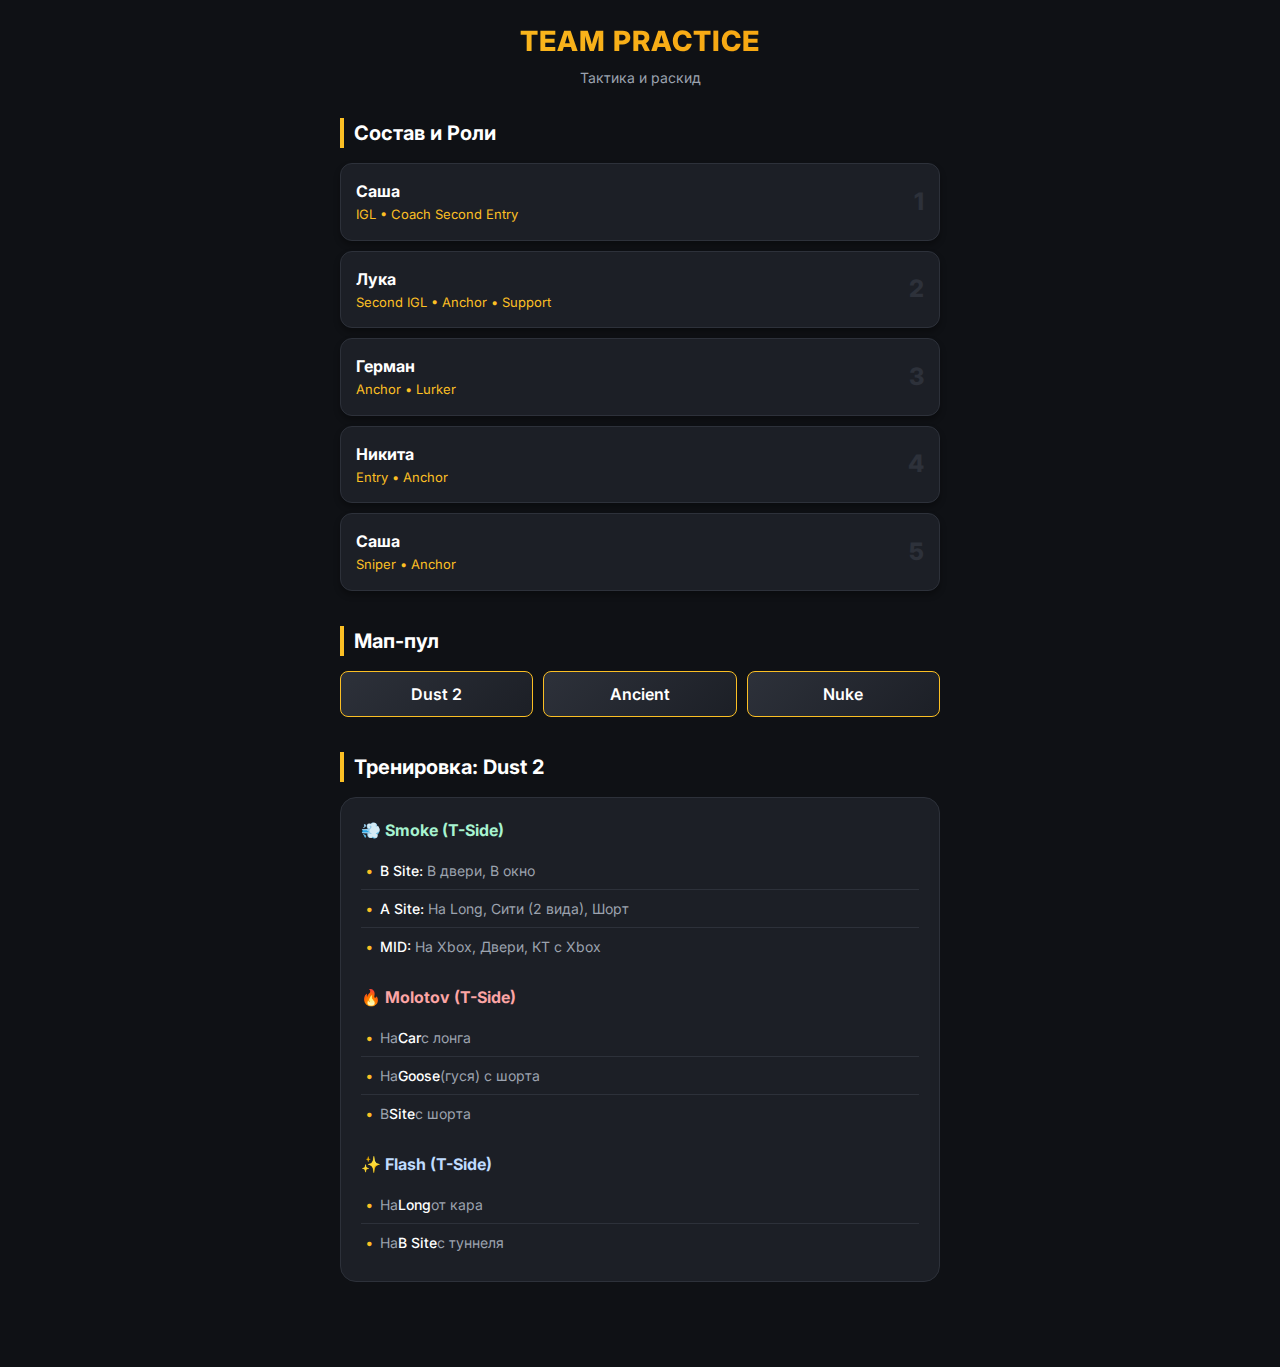
<file: index2.html>
<!DOCTYPE html>
<html lang="ru">
<head>
    <meta charset="UTF-8">
    <meta name="viewport" content="width=device-width, initial-scale=1.0">
    <title>План Тренировки CS2</title>
    <!-- Подключение шрифта Inter -->
    <link href="https://fonts.googleapis.com/css2?family=Inter:wght@400;600;800&display=swap" rel="stylesheet">
    <style>
        :root {
            --bg-color: #0f1115;
            --card-bg: #1c1f26;
            --accent-color: #fbbf24; /* Золотой/Оранжевый CS */
            --text-main: #ffffff;
            --text-secondary: #9ca3af;
            --smoke-color: #a7f3d0;
            --moly-color: #fca5a5;
            --flash-color: #bfdbfe;
        }

        * {
            box-sizing: border-box;
            margin: 0;
            padding: 0;
        }

        body {
            background-color: var(--bg-color);
            color: var(--text-main);
            font-family: 'Inter', sans-serif;
            line-height: 1.5;
            padding: 20px;
            padding-bottom: 50px;
        }

        /* Контейнер для имитации мобильного вида на ПК */
        .container {
            max-width: 600px;
            margin: 0 auto;
        }

        header {
            text-align: center;
            margin-bottom: 30px;
        }

        h1 {
            font-size: 28px;
            font-weight: 800;
            text-transform: uppercase;
            letter-spacing: 1px;
            background: linear-gradient(to right, #fbbf24, #f59e0b);
            -webkit-background-clip: text;
            -webkit-text-fill-color: transparent;
            margin-bottom: 5px;
        }

        .subtitle {
            color: var(--text-secondary);
            font-size: 14px;
        }

        /* Заголовки секций */
        h2 {
            font-size: 20px;
            margin-bottom: 15px;
            border-left: 4px solid var(--accent-color);
            padding-left: 10px;
            color: var(--text-main);
        }

        /* Секции */
        section {
            margin-bottom: 35px;
        }

        /* Карточки игроков */
        .roster-grid {
            display: grid;
            gap: 10px;
        }

        .player-card {
            background-color: var(--card-bg);
            border-radius: 12px;
            padding: 15px;
            display: flex;
            justify-content: space-between;
            align-items: center;
            border: 1px solid #2d313a;
            box-shadow: 0 4px 6px rgba(0,0,0,0.3);
        }

        .player-info {
            display: flex;
            flex-direction: column;
        }

        .player-name {
            font-weight: 700;
            font-size: 16px;
            color: var(--text-main);
        }

        .player-role {
            font-size: 13px;
            color: var(--accent-color);
            margin-top: 2px;
        }

        .player-number {
            font-size: 24px;
            font-weight: 800;
            color: #2d313a;
        }

        /* Маппул */
        .map-pool {
            display: flex;
            gap: 10px;
            flex-wrap: wrap;
        }

        .map-badge {
            background: linear-gradient(135deg, #2d313a, #1c1f26);
            padding: 10px 20px;
            border-radius: 8px;
            font-weight: 600;
            border: 1px solid var(--accent-color);
            flex: 1;
            text-align: center;
            min-width: 100px;
        }

        /* Тренировка Dust 2 */
        .training-card {
            background-color: var(--card-bg);
            border-radius: 16px;
            padding: 20px;
            border: 1px solid #2d313a;
        }

        .grenade-section {
            margin-bottom: 20px;
        }

        .grenade-section:last-child {
            margin-bottom: 0;
        }

        .grenade-title {
            font-size: 16px;
            font-weight: 700;
            margin-bottom: 10px;
            display: flex;
            align-items: center;
            gap: 8px;
        }

        /* Цвета для заголовков гранат */
        .smoke-title { color: var(--smoke-color); }
        .moly-title { color: var(--moly-color); }
        .flash-title { color: var(--flash-color); }

        ul {
            list-style: none;
        }

        li {
            padding: 8px 0;
            border-bottom: 1px solid #2d313a;
            color: var(--text-secondary);
            font-size: 14px;
            display: flex;
            align-items: center;
        }

        li::before {
            content: "•";
            color: var(--accent-color);
            font-weight: bold;
            display: inline-block;
            width: 1em;
            margin-left: 5px;
        }

        li:last-child {
            border-bottom: none;
        }

        .highlight {
            color: #fff;
            font-weight: 500;
        }

    </style>
</head>
<body>

    <div class="container">
        <header>
            <h1>TEAM PRACTICE</h1>
            <div class="subtitle">Тактика и раскид</div>
        </header>

        <!-- Роли -->
        <section>
            <h2>Состав и Роли</h2>
            <div class="roster-grid">
                <div class="player-card">
                    <div class="player-info">
                        <span class="player-name">Саша</span>
                        <span class="player-role">IGL • Coach Second Entry</span>
                    </div>
                    <div class="player-number">1</div>
                </div>

                <div class="player-card">
                    <div class="player-info">
                        <span class="player-name">Лука</span>
                        <span class="player-role">Second IGL • Anchor • Support</span>
                    </div>
                    <div class="player-number">2</div>
                </div>

                <div class="player-card">
                    <div class="player-info">
                        <span class="player-name">Герман</span>
                        <span class="player-role">Anchor • Lurker</span>
                    </div>
                    <div class="player-number">3</div>
                </div>

                <div class="player-card">
                    <div class="player-info">
                        <span class="player-name">Никита</span>
                        <span class="player-role">Entry • Anchor</span>
                    </div>
                    <div class="player-number">4</div>
                </div>

                <div class="player-card">
                    <div class="player-info">
                        <span class="player-name">Саша</span>
                        <span class="player-role">Sniper • Anchor</span>
                    </div>
                    <div class="player-number">5</div>
                </div>
            </div>
        </section>

        <!-- Мап-пул -->
        <section>
            <h2>Мап-пул</h2>
            <div class="map-pool">
                <div class="map-badge">Dust 2</div>
                <div class="map-badge">Ancient</div>
                <div class="map-badge">Nuke</div>
            </div>
        </section>

        <!-- Тренировка -->
        <section>
            <h2>Тренировка: Dust 2</h2>
            <div class="training-card">
                
                <!-- Смоки -->
                <div class="grenade-section">
                    <div class="grenade-title smoke-title">
                        💨 Smoke (T-Side)
                    </div>
                    <ul>
                        <li><span class="highlight">B Site:</span>&nbsp;В двери, В окно</li>
                        <li><span class="highlight">A Site:</span>&nbsp;На Long, Сити (2 вида), Шорт</li>
                        <li><span class="highlight">MID:</span>&nbsp;На Xbox, Двери, КТ с Xbox</li>
                    </ul>
                </div>

                <!-- Молики -->
                <div class="grenade-section">
                    <div class="grenade-title moly-title">
                        🔥 Molotov (T-Side)
                    </div>
                    <ul>
                        <li>На <span class="highlight">Car</span> с лонга</li>
                        <li>На <span class="highlight">Goose</span> (гуся) с шорта</li>
                        <li>В <span class="highlight">Site</span> с шорта</li>
                    </ul>
                </div>

                <!-- Флешки -->
                <div class="grenade-section">
                    <div class="grenade-title flash-title">
                        ✨ Flash (T-Side)
                    </div>
                    <ul>
                        <li>На <span class="highlight">Long</span> от кара</li>
                        <li>На <span class="highlight">B Site</span> с туннеля</li>
                    </ul>
                </div>

            </div>
        </section>
    </div>

</body>
</html>
</file>
